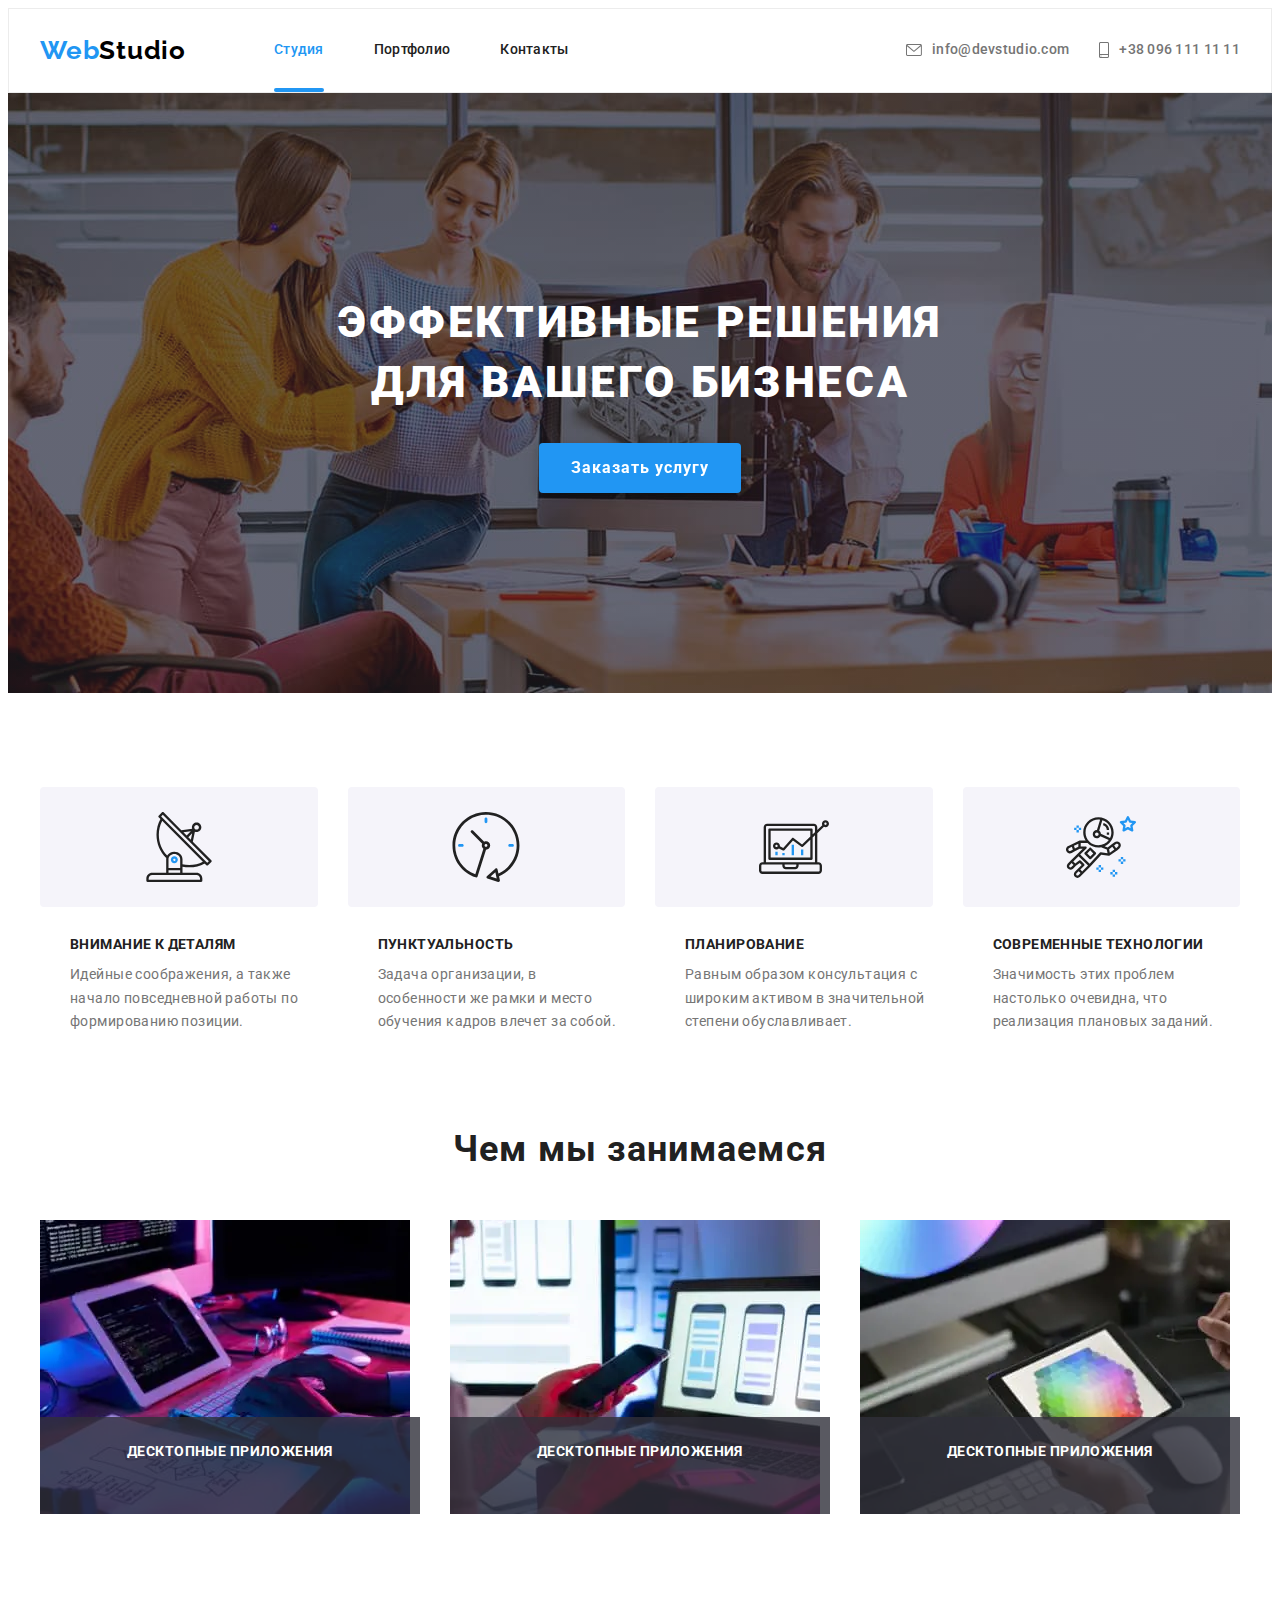
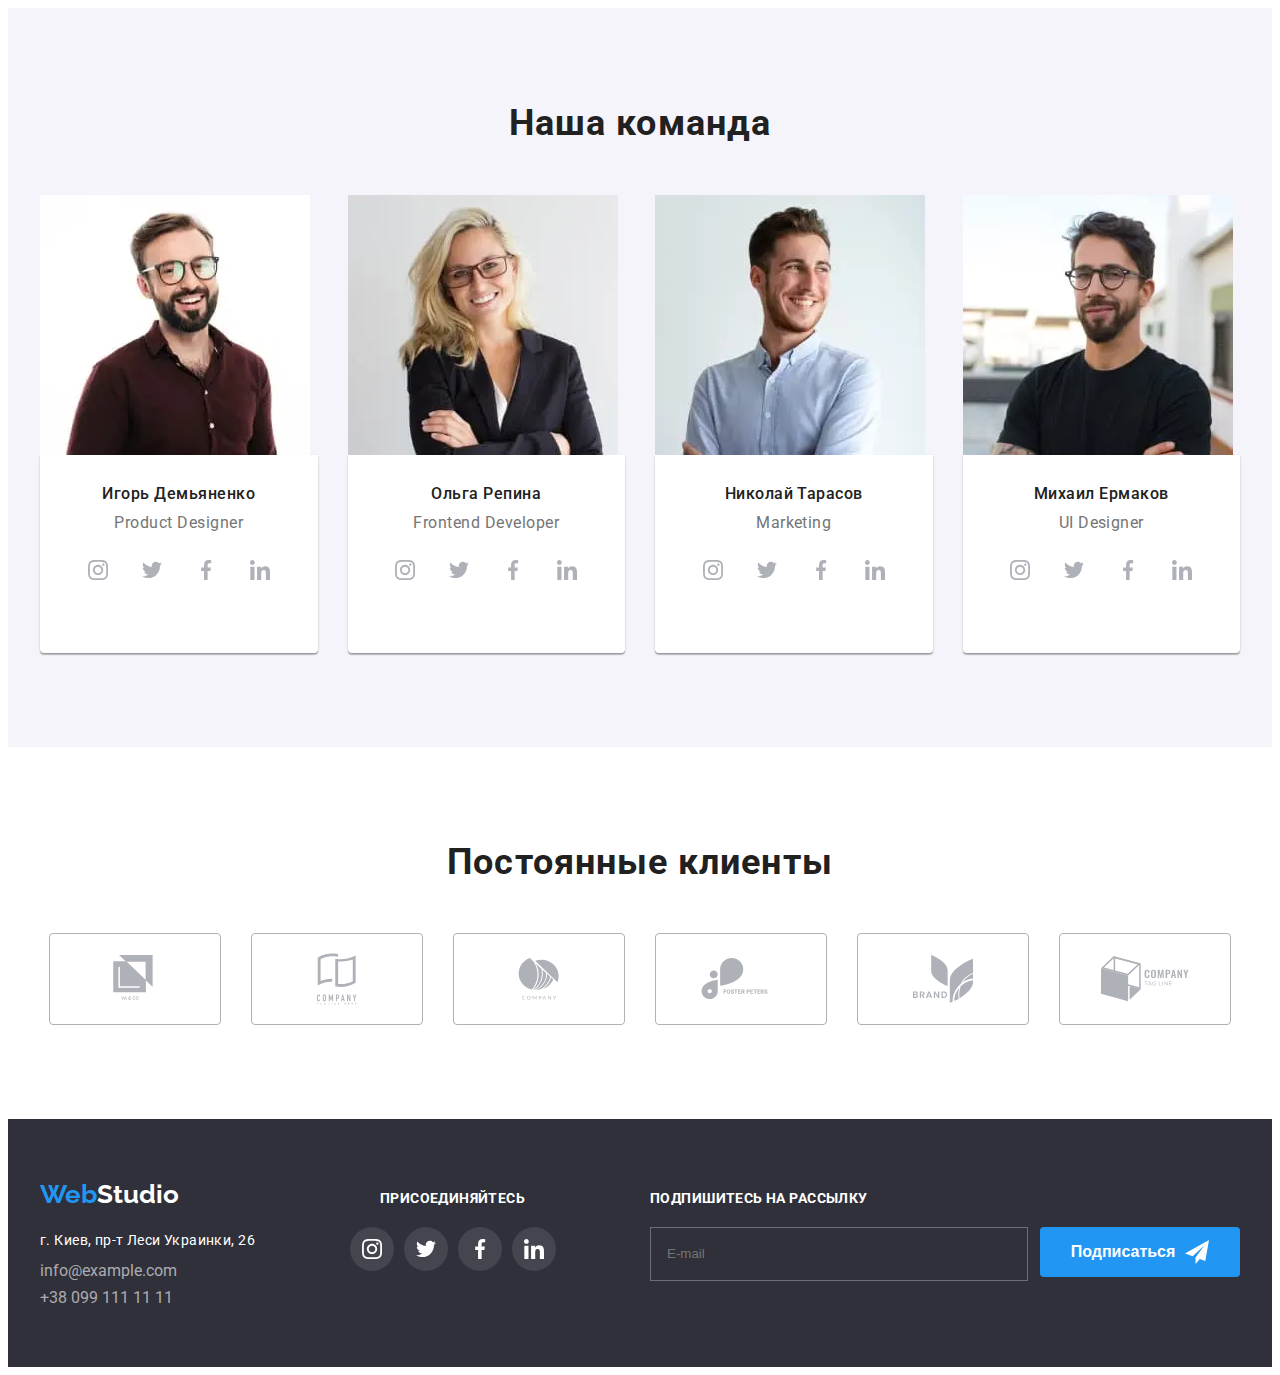
<file: index.html>
<!DOCTYPE html>
<html lang="ru">

<head>
    <meta charset="UTF-8">
    <meta http-equiv="X-UA-Compatible" content="IE=edge">
    <meta name="viewport" content="width=device-width, initial-scale=1.0">
    <title>Студия</title>

    <link rel="preconnect" href="https://fonts.gstatic.com">
    <link
        href="https://fonts.googleapis.com/css2?family=Raleway:wght@700&family=Roboto:wght@400;500;700;900&display=swap"
        rel="stylesheet">

    <link rel="stylesheet" href="https://cdnjs.cloudflare.com/ajax/libs/modern-normalize/1.0.0/modern-normalize.min.css"
        integrity="sha512-ISS7cAi1PEhQ8jnbJpJZMd29NlhNj4AWYyLOSp2CE/CsHxTCu+r+t0D2yoJudVrd0/8fTVPUVDzY5Tvli75u/g=="
        crossorigin="anonymous" />

    <link rel="stylesheet" href="./css/main.min.css">
</head>

<body class="body-front-family">

    <header class="header header-botder">

        <div class="container">
            <nav class="navigation">
                <a class="link navigation-img-logo" href="#" lang="en"><span class="web-blue">Web</span>Studio</a>

                <ul class="list navigation__list">
                    <li class="list navigation__item">
                        <a class="nav__link link text-nav active-page-link" href="./index.html">Студия</a>
                    </li>
                    <li class="list navigation__item">
                        <a class="nav__link link text-nav" href="./portfolio.html">Портфолио</a>
                    </li>
                    <li class="list navigation__item">
                        <a class="nav__link link text-nav" href="#">Контакты</a>
                    </li>
                </ul>
            </nav>
            
                <button type="button" class="button__burger" data-menu-button> 
                    <svg class="button__burger-icon">
                        <use href="./images/icons.svg#burger-icon"></use>
                    </svg>
                </button>

                <ul class="list nav__mail-phone">
    
                    <li class="nav__list-item">
                        <a class="link nav__link navigation__mail" href="mailto:info@devstudio.com">
                            <svg class="navigation__icons-mails">
                                <use href="./images/icons.svg#icon-envelope"></use>
                            </svg>info@devstudio.com</a>
                    </li>
        
                    <li class="nav__list-item">
                        <a class="link nav__link navigation__tel" href="tel:+380961111111">
                            <svg class="navigation__icons-phone">
                                <use href="./images/icons.svg#icon-smartphone"></use>
                            </svg>+38 096 111 11 11</a>
                    </li>
                </ul>
           
        </div>
        <!-- MOBILE MENU-->
        <div class="mobile-menu" data-menu>

            <button type="button" class="mobile-menu__close-btn" data-menu-close>
                <svg class="mobile-menu__close-icon">
                    <use href="./images/icons.svg#close-icon"></use>
                </svg>
            </button>
            
            <ul class="list mobile-menu__list ">
                <li class="mobile-menu__item">
                    <a class="link mobile-menu__link mobile__active-page-link" href="./index.html">Студия</a>
                </li>
                <li class="mobile-menu__item">
                    <a class="link mobile-menu__link" href="./portfolio.html">Портфолио</a>
                </li>
                <li class="mobile-menu__item">
                    <a class="link mobile-menu__link" href="#">Контакты</a>
                </li>
            </ul>

            <ul class="mobile-menu-contact__list">
                <li class="list mobile-menu-contact__item">
                    <a class="link mobile-menu-contact__phone" href="tel:+380961111111">+38 096 111 11 11</a>
                </li>
                <li class="list mobile-menu-contact__item">
                    <a class="link mobile-menu-contact__email" href="mailto:info@devstudio.com">info@devstudio.com</a>
                </li>
            </ul>

            <ul class="list mobile-menu-social__list">
                <li class="mobile-menu-social__item">
                    <a class="link mobile-menu-social__links" href="#">Instagram</a>
                </li>
                <li class="mobile-menu-social__item">
                    <a class="link mobile-menu-social__links" href="#">Twitter</a>
                </li>
                <li class="mobile-menu-social__item">
                    <a class="link mobile-menu-social__links" href="#">Facebook</a>
                </li>
                <li class="mobile-menu-social__item">
                    <a class="link mobile-menu-social__links" href="#">Linkedin</a>
                </li>
            </ul> 
        </div>
        <!--END MOBILE MENU-->
    </header>

    <!--hero -->
    <main>
        <section class="hero-section">
            <div class="container hero-section__text-center">
                <h1 class="hero-section__text">ЭФФЕКТИВНЫЕ РЕШЕНИЯ ДЛЯ ВАШЕГО БИЗНЕСА</h1>
                <button data-modal-open class="hero-section__button" type="button">Заказать услугу</button>
            </div>

        </section>
        <!--main-->

        <section class="main-section">
             <div class="container">
                
                <h2 class="visually-hidden">Особенности</h2>
                <ul class="list main-section__list">

                    <li class="main-section__item">
                        <div class="main-section__box-icons">
                            <svg class="main-section__icon">
                                <use href="./images/icons.svg#icon-antenna"></use>
                            </svg>
                        </div>

                        <div class="main-section__item">
                            <h3 class="main-section__text-bold">ВНИМАНИЕ К ДЕТАЛЯМ</h3>
                            <p class="main-section__text">Идейные соображения, а также начало повседневной работы по
                                формированию позиции.</p>
                        </div>
                    </li>

                    <li class="main-section__item">
                        <div class="main-section__box-icons">
                            <svg class="main-section__icon">
                                <use href="./images/icons.svg#icon-clock"></use>
                            </svg>
                        </div>

                        <div class="main-section__item">
                            <h3 class="main-section__text-bold">ПУНКТУАЛЬНОСТЬ</h3>
                            <p class="main-section__text">Задача организации, в особенности же рамки и место обучения кадров
                                влечет за собой.</p>
                        </div>
                    </li>

                    <li class="main-section__item">
                        <div class="main-section__box-icons">
                            <svg class="main-section__icon">
                                <use href="./images/icons.svg#icon-diagram"></use>
                            </svg>
                        </div>

                        <div class="main-section__item">
                            <h3 class="main-section__text-bold">ПЛАНИРОВАНИЕ</h3>
                            <p class="main-section__text">Равным образом консультация с широким активом в значительной степени
                                обуславливает.</p>
                        </div>
                    </li>

                    <li class="main-section__item">
                        <div class="main-section__box-icons">
                            <svg class="main-section__icon">
                                <use href="./images/icons.svg#icon-astronaut"></use>
                            </svg>
                        </div>

                        <div class="main-section__item">
                            <h3 class="main-section__text-bold">СОВРЕМЕННЫЕ ТЕХНОЛОГИИ</h3>
                            <p class="main-section__text">Значимость этих проблем настолько очевидна, что реализация плановых
                                заданий.</p>
                        </div>
                    </li>

                </ul>
            </div>
        </section>

        <!-- what are we doing--> 
        <section class="about-section">
            <div class="container">
                <h2 class="title-text">Чем мы занимаемся</h2>
                <ul class="list about-section__list">
                    <li class="about-section__item">
                        <picture>
                            <source srcset="./images/desktop/main/box1.webp 1x, 
                            ./images/desktop/main/box1@2x.webp 2x"
                            media="(min-width: 1200px)" type="image/webp">

                            <source srcset="./images/desktop/main/box1.jpg 1x, 
                            ./images/desktop/main/box1@2x.jpg 2x"
                            media="(min-width: 1200px)">
                            <img class="about-section__image"
                            src="./images/desktop/main/box1.jpg"
                            alt="программист пишет код">
                        </picture>
                        <div class="about-section__application">Десктопные приложения</div>
                    </li>

                    <li class="about-section__item">
                        <picture>
                            <source srcset="./images/desktop/main/box2.webp 1x, 
                            ./images/desktop/main/box2@2x.webp 2x"
                            media="(min-width: 1200px)" type="image/webp">

                            <source srcset="./images/desktop/main/box2.jpg 1x, 
                            ./images/desktop/main/box2@2x.jpg 2x"
                            media="(min-width: 1200px)">
                            <img class="about-section__image"
                            src="./images/desktop/main/box2.jpg"
                            alt="человек проверяет работу программы на телефоне">
                        </picture>
                        <div class="about-section__application">Десктопные приложения</div>
                    </li>

                    <li class="about-section__item">
                        <picture>
                            <source srcset="./images/desktop/main/box3.webp 1x, 
                            ./images/desktop/main/box3@2x.webp 2x" 
                            media="(min-width: 1200px)" type="image/webp">

                            <source srcset="./images/desktop/main/box3.jpg 1x, 
                            ./images/desktop/main/box3@2x.jpg 2x"
                            media="(min-width: 1200px)">
                            <img class="about-section__image"
                            src="./images/desktop/main/box3.jpg"
                            alt="человек выбирает цвет">
                        </picture>
                        <div class="about-section__application">Десктопные приложения</div>
                    </li>
                </ul>
            </div>
        </section>
        <!--our team -->

        <section class="social-section">
            <div class="container">

                <h2 class="title-text">Наша команда</h2>
                <ul class="social-section__list list">

                    <li class="social-section__team">
                        <div class="social-section__box-shadow">
                            <picture class="picture__item">
                                <source srcset="./images/desktop/team/human1.webp 1x, 
                                ./images/desktop/team/human1@2x.webp 2x"
                                media="(min-width: 1200px)" type="image/webp">
    
                                <source srcset="./images/desktop/team/human1.jpg 1x, 
                                ./images/desktop/team/human1@2x.jpg 2x"
                                media="(min-width: 1200px)">

                                <source srcset="./images/tablet/team/human1.webp 1x, 
                                ./images/desktop/team/human1@2x.webp 2x"
                                media="(min-width: 768px)" type="image/webp">
    
                                <source srcset="./images/tablet/team/human1.jpg 1x, 
                                ./images/desktop/team/human1@2x.jpg 2x"
                                media="(min-width: 768px)">

                                <source srcset="./images/mobile/team/human1.webp 1x, 
                                ./images/desktop/team/human1@2x.webp 2x"
                                media="(min-width: 480px)" type="image/webp">
    
                                <source srcset="./images/mobile/team/human1.jpg 1x, 
                                ./images/desktop/team/human1@2x.jpg 2x"
                                media="(min-width: 480px)">

                                <img class="about-section__image"
                                src="./images/mobile/team/human1.jpg"
                                alt="Игорь Демьяненко">
                            </picture>
                            <div class="social-box__cards">
                                <h3 class="social-box__cards-text">Игорь Демьяненко</h3>
                                <p class="social-box__cards-profession" lang="en">Product Designer</p>

                            <ul class="list social-network__list social-network__theme">
                            
                                <li class="social-links__list list">
                                    <a class="social-links__item link" href="#">
                                        <div class="social-icon-border">
                                            <svg class="social-links__icon">
                                                <use href="./images/icons.svg#icon-instagram"></use>
                                            </svg>
                                        </div>
                                    </a>
                                </li>
                            
                                <li class="social-links__list list">
                                    <a class="social-links__item link" href="#">
                                        <div class="social-icon-border">
                                            <svg class="social-links__icon">
                                                <use href="./images/icons.svg#icon-twitter"></use>
                                            </svg>
                                        </div>
                                    </a>
                                </li>
                            
                                <li class="social-links__list list">
                                    <a class="social-links__item link" href="#">
                                        <div class="social-icon-border">
                                            <svg class="social-links__icon">
                                                <use href="./images/icons.svg#icon-facebook"></use>
                                            </svg>
                                        </div>
                                        
                                    </a>
                                </li>
                            
                                <li class="social-links__list list">
                                    <a class="social-links__item link" href="#">
                                        <div class="social-icon-border">
                                            <svg class="social-links__icon">
                                                <use href="./images/icons.svg#icon-linkedin"></use>
                                            </svg>
                                        </div>
                                    </a>
                                </li>
                            </ul>

                            </div>
                        </div>
                    </li>

                    <li class="social-section__team">
                        <div class="social-section__box-shadow">

                            <picture class="picture__item">
                                <source srcset="./images/desktop/team/human2.webp 1x, 
                                ./images/desktop/team/human2@2x.webp 2x"
                                media="(min-width: 1200px)" type="image/webp">
    
                                <source srcset="./images/desktop/team/human2.jpg 1x, 
                                ./images/desktop/team/human2@2x.jpg 2x"
                                media="(min-width: 1200px)">

                                <source srcset="./images/tablet/team/human2.webp 1x, 
                                ./images/desktop/team/human2@2x.webp 2x"
                                media="(min-width: 768px)" type="image/webp">
    
                                <source srcset="./images/tablet/team/human2.jpg 1x, 
                                ./images/desktop/team/human2@2x.jpg 2x"
                                media="(min-width: 768px)">

                                <source srcset="./images/mobile/team/human2.webp 1x, 
                                ./images/desktop/team/human2@2x.webp 2x"
                                media="(min-width: 480px)" type="image/webp">
    
                                <source srcset="./images/mobile/team/human2.jpg 1x, 
                                ./images/desktop/team/human2@2x.jpg 2x"
                                media="(min-width: 480px)">

                                <img class="about-section__image"
                                src="./images/mobile/team/human2.jpg"
                                alt="Ольга Репина">
                            </picture>
                            <div class="social-box__cards">
                                <h3 class="social-box__cards-text">Ольга Репина</h3>
                                <p class="social-box__cards-profession" lang="en">Frontend Developer</p>

                            <ul class="list social-network__list social-network__theme">
                            
                                <li class="social-links__list list">
                                    <a class="social-links__item list" href="#">
                                        <div class="social-icon-border">
                                            <svg class="social-links__icon">
                                                <use href="./images/icons.svg#icon-instagram"></use>
                                            </svg>
                                        </div>
                                    </a>
                                </li>
                            
                                <li class="social-links__list list">
                                    <a class="social-links__item link" href="#">
                                        <div class="social-icon-border">
                                            <svg class="social-links__icon">
                                                <use href="./images/icons.svg#icon-twitter"></use>
                                            </svg>
                                        </div>
                            
                                    </a>
                                </li>
                            
                                <li class="social-links__list list">
                                    <a class="social-links__item list" href="#">
                                        <div class="social-icon-border">
                                            <svg class="social-links__icon">
                                                <use href="./images/icons.svg#icon-facebook"></use>
                                            </svg>
                                        </div>
                            
                                    </a>
                                </li>
                            
                                <li class="social-links__list list">
                                    <a class="social-links__item list" href="#">
                                        <div class="social-icon-border">
                                            <svg class="social-links__icon">
                                                <use href="./images/icons.svg#icon-linkedin"></use>
                                            </svg>
                                        </div>
                                    </a>
                                </li>
                            </ul>

                            </div>
                        </div>
                    </li>

                    <li class="social-section__team">
                        <div class="social-section__box-shadow">

                            <picture class="picture__item">
                                <source srcset="./images/desktop/team/human3.webp 1x, 
                                ./images/desktop/team/human3@2x.webp 2x"
                                media="(min-width: 1200px)" type="image/webp">
    
                                <source srcset="./images/desktop/team/human3.jpg 1x, 
                                ./images/desktop/team/human3@2x.jpg 2x"
                                media="(min-width: 1200px)">

                                <source srcset="./images/tablet/team/human3.webp 1x, 
                                ./images/desktop/team/human3@2x.webp 2x"
                                media="(min-width: 768px)" type="image/webp">
    
                                <source srcset="./images/tablet/team/human3.jpg 1x, 
                                ./images/desktop/team/human3@2x.jpg 2x"
                                media="(min-width: 768px)">

                                <source srcset="./images/mobile/team/human3.webp 1x, 
                                ./images/desktop/team/human3@2x.webp 2x"
                                media="(min-width: 480px)" type="image/webp">
    
                                <source srcset="./images/mobile/team/human3.jpg 1x, 
                                ./images/desktop/team/human3@2x.jpg 2x"
                                media="(min-width: 480px)">

                                <img class="about-section__image"
                                src="./images/mobile/team/human3.jpg"
                                alt="Николай Тарасов">
                            </picture>
                            <div class="social-box__cards">
                                <h3 class="social-box__cards-text">Николай Тарасов</h3>
                                <p class="social-box__cards-profession" lang="en">Marketing</p>

                            <ul class="list social-network__list social-network__theme">
                            
                                <li class="social-links__list list">
                                    <a class="social-links__item list" href="#">
                                        <div class="social-icon-border">
                                            <svg class="social-links__icon">
                                                <use href="./images/icons.svg#icon-instagram"></use>
                                            </svg>
                                        </div>
                                    </a>
                                </li>
                            
                                <li class="social-links__list list">
                                    <a class="social-links__item link" href="#">
                                        <div class="social-icon-border">
                                            <svg class="social-links__icon">
                                                <use href="./images/icons.svg#icon-twitter"></use>
                                            </svg>
                                        </div>
                                    </a>
                                </li>
                            
                                <li class="social-links__list list">
                                    <a class="social-links__item list" href="#">
                                        <div class="social-icon-border">
                                            <svg class="social-links__icon">
                                                <use href="./images/icons.svg#icon-facebook"></use>
                                            </svg>
                                        </div>
                            
                                    </a>
                                </li>
                            
                                <li class="social-links__list list">
                                    <a class="social-links__item list" href="#">
                                        <div class="social-icon-border">
                                            <svg class="social-links__icon">
                                                <use href="./images/icons.svg#icon-linkedin"></use>
                                            </svg>
                                        </div>
                                    </a>
                                </li>
                            </ul>

                            </div>
                        </div>
                    </li>

                    <li class="social-section__team">
                        <div class="social-section__box-shadow">

                            <picture class="picture__item">
                                <source srcset="./images/desktop/team/human4.webp 1x, 
                                ./images/desktop/team/human4@2x.webp 2x"
                                media="(min-width: 1200px)" type="image/webp">
    
                                <source srcset="./images/desktop/team/human4.jpg 1x, 
                                ./images/desktop/team/human4@2x.jpg 2x"
                                media="(min-width: 1200px)">

                                <source srcset="./images/tablet/team/human4.webp 1x, 
                                ./images/desktop/team/human4@2x.webp 2x"
                                media="(min-width: 768px)" type="image/webp">
    
                                <source srcset="./images/tablet/team/human4.jpg 1x, 
                                ./images/desktop/team/human4@2x.jpg 2x"
                                media="(min-width: 768px)">

                                <source srcset="./images/mobile/team/human4.webp 1x, 
                                ./images/desktop/team/human4@2x.webp 2x"
                                media="(min-width: 480px)" type="image/webp">
    
                                <source srcset="./images/mobile/team/human4.jpg 1x, 
                                ./images/desktop/team/human4@2x.jpg 2x"
                                media="(min-width: 480px)">

                                <img class="about-section__image"
                                src="./images/mobile/team/human4.jpg"
                                alt="Михаил Ермаков">
                            </picture>
                            <div class="social-box__cards">
                                <h3 class="social-box__cards-text">Михаил Ермаков</h3>
                                <p class="social-box__cards-profession" lang="en">UI Designer</p>
                                
                            <ul class="list social-network__list social-network__theme">
                            
                                <li class="social-links__list list">
                                    <a class="social-links__item list" href="#">
                                        <div class="social-icon-border">
                                            <svg class="social-links__icon">
                                                <use href="./images/icons.svg#icon-instagram"></use>
                                            </svg>
                                        </div>
                                    </a>
                                </li>
                            
                                <li class="social-links__list list">
                                    <a class="social-links__item link" href="#">
                                        <div class="social-icon-border">
                                            <svg class="social-links__icon">
                                                <use href="./images/icons.svg#icon-twitter"></use>
                                            </svg>
                                        </div>
                                    </a>
                                </li>
                            
                                <li class="social-links__list list">
                                    <a class="social-links__item list" href="#">
                                        <div class="social-icon-border">
                                            <svg class="social-links__icon">
                                                <use href="./images/icons.svg#icon-facebook"></use>
                                            </svg>
                                        </div>
                            
                                    </a>
                                </li>
                            
                                <li class="social-links__list list">
                                    <a class="social-links__item list" href="#">
                                        <div class="social-icon-border">
                                            <svg class="social-links__icon">
                                                <use href="./images/icons.svg#icon-linkedin"></use>
                                            </svg>
                                        </div>
                                    </a>
                                </li>
                            </ul>

                            </div>
                        </div>

                    </li>
                </ul>
            </div>
        </section>

</section>
<section class="partners">
    <div class="container">
        <h2 lang="ru" class="title-text">Постоянные клиенты</h2>
        <ul class="partners__list list">
            <li class="partners__items list">
                <a href="#" class="partners__link">
                    <div class="partners__thumb">
                        <svg class="partner__logo" width="44px" height="48px">
                            <use href="./images/icons.svg#icon-logo-1"></use>
                        </svg>
                    </div>
                </a>
            </li>
            <li class="partners__items list">
                <a href="#" class="partners__link">
                    <div class="partners__thumb">
                        <svg class="partner__logo" width="40px" height="52px">
                            <use href="./images/icons.svg#icon-logo-2"></use>
                        </svg>
                    </div>
                </a>
            </li>
            <li class="partners__items list">
                <a href="#" class="partners__link">
                    <div class="partners__thumb">
                        <svg class="partner__logo" width="42" height="42px">
                            <use href="./images/icons.svg#icon-logo-3"></use>
                        </svg>
                    </div>
                </a>
            </li>
            <li class="partners__items list">
                <a href="#" class="partners__link">
                    <div class="partners__thumb">
                        <svg class="partner__logo" width="80px" height="42px">
                            <use href="./images/icons.svg#icon-logo-4"></use>
                        </svg>
                    </div>
                </a>
            </li>
            <li class="partners__items list">
                <a href="#" class="partners__link">
                    <div class="partners__thumb">
                        <svg class="partner__logo" width="60px" height="48px">
                            <use href="./images/icons.svg#icon-logo-5"></use>
                        </svg>
                    </div>
                </a>
            </li>
            <li class="partners__items list">
                <a href="#" class="partners__link">
                    <div class="partners__thumb">
                        <svg class="partner__logo" width="88px" height="46px">
                            <use href="./images/icons.svg#icon-logo-6"></use>
                        </svg>
                    </div>
                </a>
            </li>
        </ul>
    </div>
</section>

    </main>

    <footer class="footer">
        <div class="container footer__container"> 
            <!-- Address= -->
             <div class="footer__address">
                <a class="link footer__logo" href="" lang="en"><span class="web-blue">Web</span>Studio</a>
                <address class="address">
                    <a class="link address__link" href="https://goo.gl/maps/PvqXVyYTA6ARjGgU8" target="_blank" rel="noopener noreferrer">г. Киев, пр-т Леси Украинки, 26</a>
                    <ul class="list">
                        <li class="address__margin">
                            <a class="link address__tel-mail" href="mailto:info@example.com">info@example.com</a>
                        </li>
                        <li>
                            <a class="link address__tel-mail" href="tel:+380991111111">+38 099 111 11 11</a>
                        </li>
                    </ul>
                </address>
            </div> 
            <div class="footer__social">
                <p class="footer__text">Присоединяйтесь</p>

                <ul class="list social-network__list social-network__theme">
                
                    <li class="social-links__list list">
                        <a class="footer-social__links list" href="#">
                            <div class="social-icon-border">
                                <svg class="footer-social__icon">
                                    <use href="./images/icons.svg#icon-instagram"></use>
                                </svg>
                            </div>
                        </a>
                    </li>
                
                    <li class="social-links__list list">
                        <a class="footer-social__links link" href="#">
                            <div class="social-icon-border">
                                <svg class="footer-social__icon">
                                    <use href="./images/icons.svg#icon-twitter"></use>
                                </svg>
                            </div>
                        </a>
                    </li>
                
                    <li class="social-links__list list">
                        <a class="footer-social__links list" href="#">
                            <div class="social-icon-border">
                                <svg class="footer-social__icon">
                                    <use href="./images/icons.svg#icon-facebook"></use>
                                </svg>
                            </div>
                        </a>
                    </li>
                
                    <li class="social-links__list list">
                        <a class="footer-social__links list" href="#">
                            <div class="social-icon-border">
                                <svg class="footer-social__icon">
                                    <use href="./images/icons.svg#icon-linkedin"></use>
                                </svg>
                            </div>
                        </a>
                    </li>
                </ul>
            </div>

                <div class="footer-window">
                <p class="subscription__text">Подпишитесь на рассылку</p>
                     <form class="subscription__form" action="#">
                       <input class="subscription__email" type="email" name="user-mail" placeholder="E-mail">
                       <button class="button-footer" type="submit">Подписаться
                         <svg class="footer-wraper-icon-button">
                           <use href="./images/icons.svg#icon-ft-telegram"></use>
                         </svg>
                       </button>
                     </form>
                </div>
        </div> 
       
  </footer>

    <!-------- modal window -------->
    <div data-modal class="container backdrop is-hidden">
        <div class="modal">
            <button data-modal-close class="close-button-wrap" type="button">
                <svg class="modal-button-close">
                    <use href="./images/icons.svg#close-black-x"></use>
                </svg>
            </button>
            <form action="#" class="modal-form">
                <b class="modal-form-text">Оставьте свои данные, мы вам перезвоним</b>
                
                <label class="modal-form-field">
                    <p class="modal-form-text-label">Имя</p>
                    <span class="modal-form-imput-wrapper">
                        <input type="text" name="user-name" class="modal-form-input" required minlength="2">
                        <svg class="modal-from-icon">
                            <use href="./images/icons.svg#svg-name"></use>
                        </svg>
                    </span>
                </label>
                 
                <label class="modal-form-field">
                    <p class="modal-form-text-label">Телефон</p>
                    <span class="modal-form-imput-wrapper">
                        <input type="tel" name="user-tel" class="modal-form-input" required pattern="[0-9]{3}-[0-9]{3}[0-9]{2}[0-9]{2}"
                            title="099-999-99-99">
                        <svg class="modal-from-icon">
                            <use href="./images/icons.svg#svg-tel"></use>
                        </svg>
                    </span>
                </label>

                <label class="modal-form-field">
                    <p class="modal-form-text-label">Почта</p>
                    <span class="modal-form-imput-wrapper">
                        <input type="email" name="user-email" class="modal-form-input" required>
                        <svg class="modal-from-icon">
                            <use href="./images/icons.svg#svg-email"></use>
                        </svg>
                    </span>
                    
                </label>

                <label class="modal-form-field">
                    <p class="modal-form-text-label">Комментарий</p>
                    <textarea name="user-massage" class="modal-form-message" placeholder="Введите текст"></textarea>
                </label>

                    <input type="checkbox" id="user-term" name="user-term" class="contacts-form-box visually-hidden">
                     <label for="user-term" class="modal-text-span">
                     Соглашаюсь с рассылкой и принимаю<a href="#">
                    <span class="text-span">Условия до говора</span>
                </a></label>

                <button type="submit" class="modal-form-btn">Отправить</button>
            </form>
        </div>
    </div>
   <!-- ------ java scripts ------ -->
   <!-- <script src="./js/filter.js"></script> -->

    <script src="./js/modal.js"></script>
    <script src="./js/mobile-menu.js"></script>

</body>

</html>
</file>
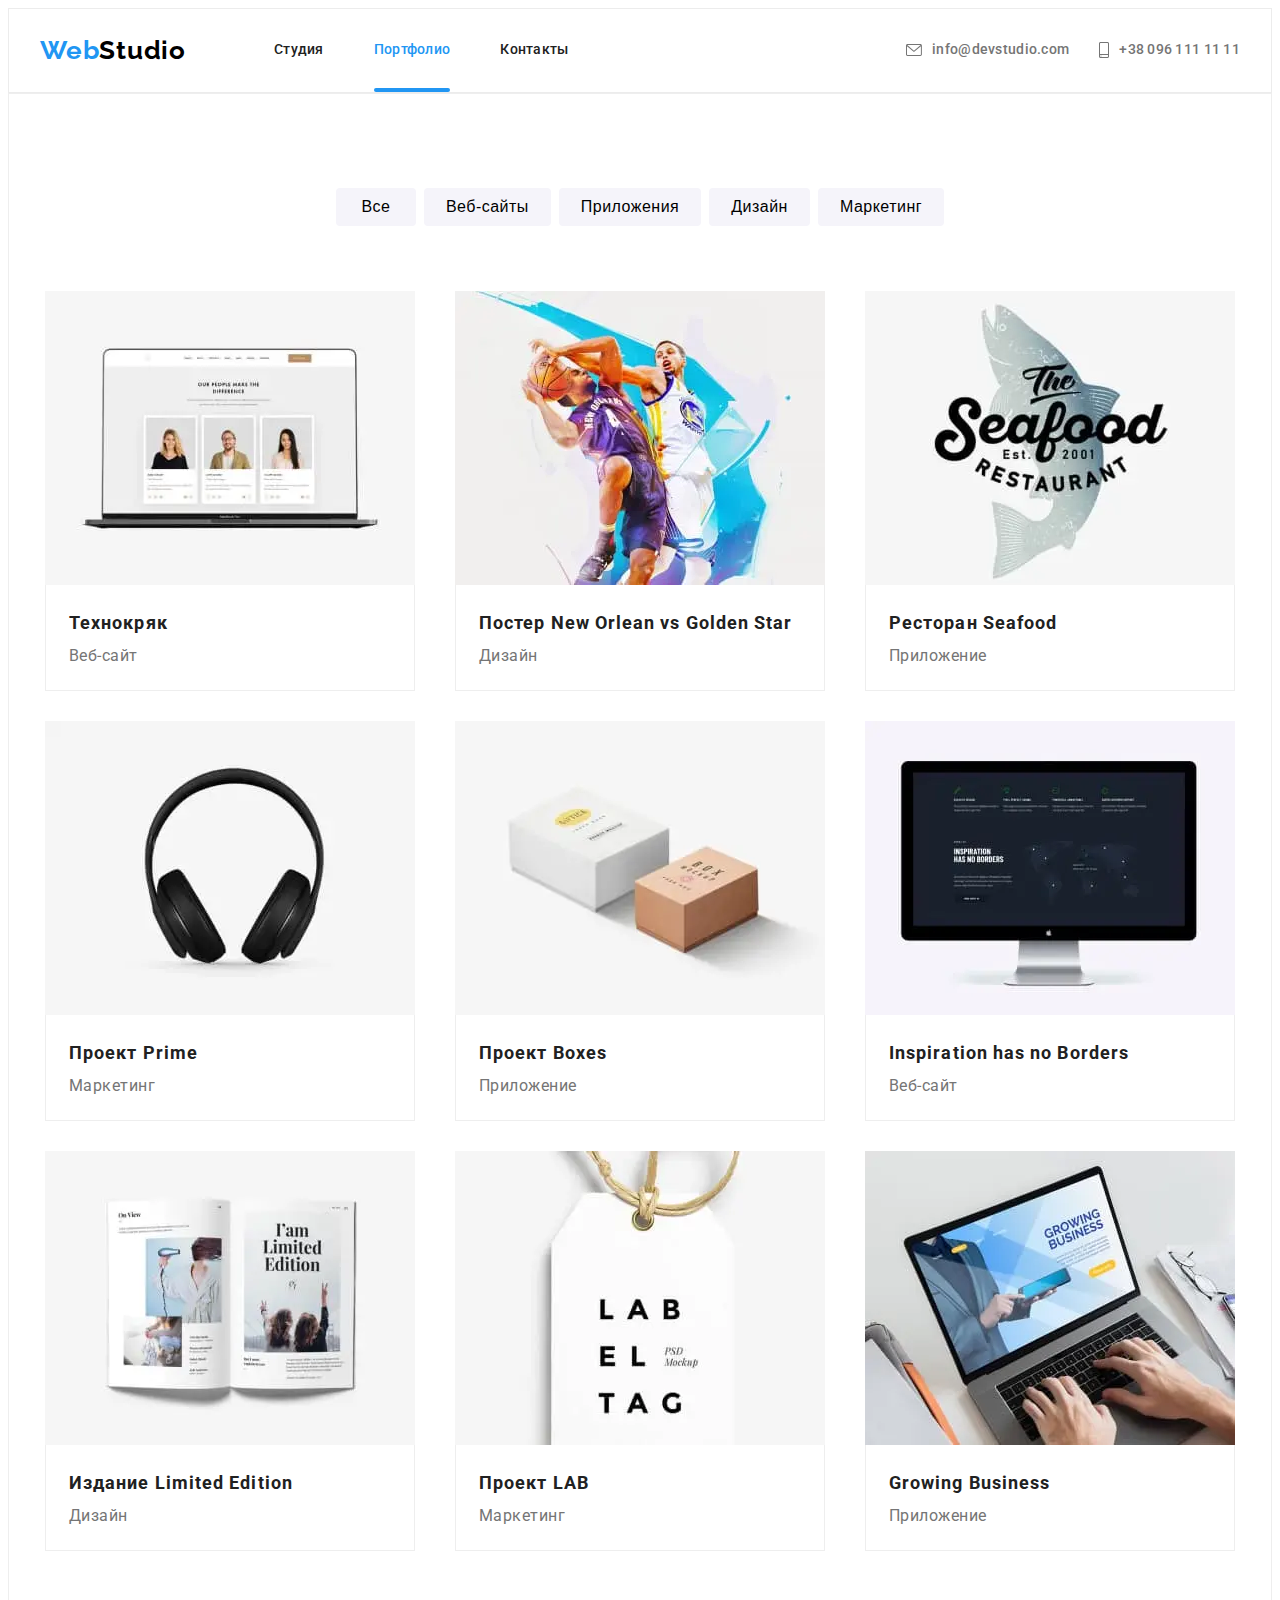
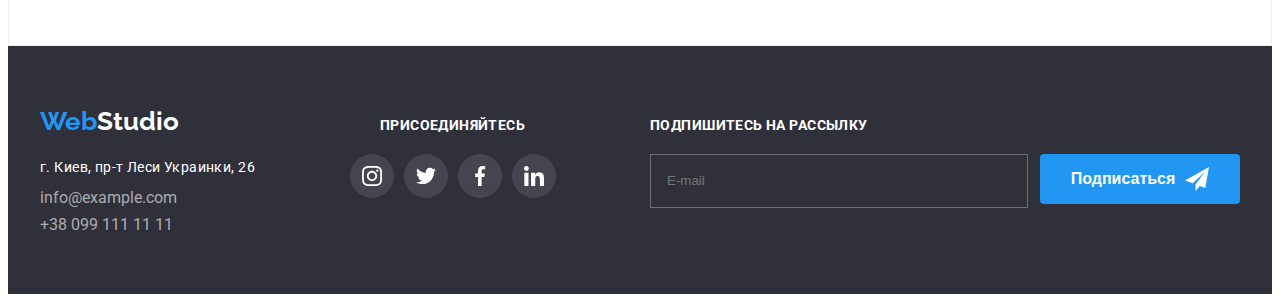
<file: portfolio.html>
<!DOCTYPE html>
<html lang="ru">

<head>
    <meta charset="UTF-8">
    <meta http-equiv="X-UA-Compatible" content="IE=edge">
    <meta name="viewport" content="width=device-width, initial-scale=1.0">
    <title>Портфолио</title>

    <link rel="preconnect" href="https://fonts.gstatic.com">
    <link
        href="https://fonts.googleapis.com/css2?family=Raleway:wght@700&family=Roboto:wght@400;500;700;900&display=swap"
        rel="stylesheet">

    <link rel="stylesheet" href="https://cdnjs.cloudflare.com/ajax/libs/modern-normalize/1.0.0/modern-normalize.min.css"
        integrity="sha512-ISS7cAi1PEhQ8jnbJpJZMd29NlhNj4AWYyLOSp2CE/CsHxTCu+r+t0D2yoJudVrd0/8fTVPUVDzY5Tvli75u/g=="
        crossorigin="anonymous" />

    <link rel="stylesheet" href="./css/main.min.css">
</head>

<body class="body-front-family">
    <header class="header header-botder">

        <div class="container">
            <nav class="navigation">
                <a class="link navigation-img-logo" href="#" lang="en"><span class="web-blue">Web</span>Studio</a>

                <ul class="list navigation__list">
                    <li class="list navigation__item">
                        <a class="nav__link link text-nav" href="./index.html">Студия</a>
                    </li>
                    <li class="list navigation__item">
                        <a class="nav__link link text-nav active-page-link" href="./portfolio.html">Портфолио</a>
                    </li>
                    <li class="list navigation__item">
                        <a class="nav__link link text-nav" href="#">Контакты</a>
                    </li>
                </ul>
            </nav>
            
                <button type="button" class="button__burger" data-menu-button> 
                    <svg class="button__burger-icon">
                        <use href="./images/icons.svg#burger-icon"></use>
                    </svg>
                </button>

                <ul class="list nav__mail-phone">
    
                    <li class="nav__list-item">
                        <a class="link nav__link navigation__mail" href="mailto:info@devstudio.com">
                            <svg class="navigation__icons-mails">
                                <use href="./images/icons.svg#icon-envelope"></use>
                            </svg>info@devstudio.com</a>
                    </li>
        
                    <li class="nav__list-item">
                        <a class="link nav__link navigation__tel" href="tel:+380961111111">
                            <svg class="navigation__icons-phone">
                                <use href="./images/icons.svg#icon-smartphone"></use>
                            </svg>+38 096 111 11 11</a>
                    </li>
                </ul>
           
        </div>
        <!-- MOBILE MENU-->
        <div class="mobile-menu" data-menu>

            <button type="button" class="mobile-menu__close-btn" data-menu-close>
                <svg class="mobile-menu__close-icon">
                    <use href="./images/icons.svg#close-icon"></use>
                </svg>
            </button>
            
            <ul class="list mobile-menu__list ">
                <li class="mobile-menu__item">
                    <a class="link mobile-menu__link" href="./index.html">Студия</a>
                </li>
                <li class="mobile-menu__item">
                    <a class="link mobile-menu__link mobile__active-page-link" href="./portfolio.html">Портфолио</a>
                </li>
                <li class="mobile-menu__item">
                    <a class="link mobile-menu__link" href="#">Контакты</a>
                </li>
            </ul>

            <ul class="mobile-menu-contact__list">
                <li class="list mobile-menu-contact__item">
                    <a class="link mobile-menu-contact__phone" href="tel:+380961111111">+38 096 111 11 11</a>
                </li>
                <li class="list mobile-menu-contact__item">
                    <a class="link mobile-menu-contact__email" href="mailto:info@devstudio.com">info@devstudio.com</a>
                </li>
            </ul>

            <ul class="list mobile-menu-social__list">
                <li class="mobile-menu-social__item">
                    <a class="link mobile-menu-social__links" href="#">Instagram</a>
                </li>
                <li class="mobile-menu-social__item">
                    <a class="link mobile-menu-social__links" href="#">Twitter</a>
                </li>
                <li class="mobile-menu-social__item">
                    <a class="link mobile-menu-social__links" href="#">Facebook</a>
                </li>
                <li class="mobile-menu-social__item">
                    <a class="link mobile-menu-social__links" href="#">Linkedin</a>
                </li>
            </ul> 
        </div>
        <!--END MOBILE MENU-->
    </header>

    <!--hero-->
    <main>
        <section class="portfolio-section">
            <div class="portfolio-nav container">
                <h1 class="visually-hidden">Portfolio</h1>
                <ul class="list portfolio-nav__list">
                    <li class="list portfolio__item ">
                        <button class="button-style button__portfolio button__portfolio-all" data-filter="all">Все</button>
                    </li>
                    <li class="list portfolio__item">
                        <button class="button-style button__portfolio button__portfolio-web" data-filter="web">Веб-сайты</button>
                    </li>
                    <li class="list portfolio__item">
                        <button class="button-style button__portfolio button__portfolio-app" data-filter="app">Приложения</button>
                    </li>
                    <li class="list portfolio__item">
                        <button class="button-style button__portfolio button__portfolio-design" data-filter="design">Дизайн</button>
                    </li>
                    <li class="list portfolio__item">
                        <button class="button-style button__portfolio button__portfolio-marketing" data-filter="marketing">Маркетинг</button>
                    </li>
                </ul>
            </div>

            <!--body images-->
            <div class="container">
                <ul class="list portfolio-img" id="items">

                    <li class="portfolio-photos portfolio-photos-shadows all web">
                        <a href="#" class="team-list-link-wrapper link">
                        <div class="portfolio-img-overley">

                            <picture class="picture__item">
                                <source srcset="./images/desktop/portfolio/pf-img1.webp 1x, 
                                ./images/desktop/portfolio/pf-img1@2x.webp 2x"
                                media="(min-width: 1200px)" type="image/webp">
    
                                <source srcset="./images/desktop/portfolio/pf-img1.jpg 1x, 
                                ./images/desktop/portfolio/pf-img1@2x.jpg 2x"
                                media="(min-width: 1200px)">

                                <source srcset="./images/tablet/portfolio/pf-img1.webp 1x, 
                                ./images/desktop/portfolio/pf-img1@2x.webp 2x"
                                media="(min-width: 768px)" type="image/webp">
    
                                <source srcset="./images/tablet/portfolio/pf-img1.jpg 1x, 
                                ./images/desktop/portfolio/pf-img1@2x.jpg 2x"
                                media="(min-width: 768px)">

                                <source srcset="./images/mobile/portfolio/pf-img1.webp 1x, 
                                ./images/desktop/portfolio/pf-img1@2x.webp 2x"
                                media="(min-width: 480px)" type="image/webp">
    
                                <source srcset="./images/mobile/portfolio/pf-img1.jpg 1x, 
                                ./images/desktop/portfolio/pf-img1@2x.jpg 2x"
                                media="(min-width: 480px)">

                                <img class="about-section__image"
                                src="./images/mobile/portfolio/pf-img1.jpg"
                                alt="ноутбук">
                            </picture>

                            <p class="overlay">Технокряк это современная площадка распространения коронавируса. Компании используют эту платформу для цифрового
                            шпионажа и атак на защищённые сервера конкурентов.</p>
                        </div>
                        <div class="portfolio-padding">
                            <h3 class="portfolio">Технокряк</h3>
                            <p class="portfolio-text">Веб-сайт</p>
                        </div>
                        </a>
                    </li>

                    <li class="portfolio-photos portfolio-photos-shadows all design">
                        <a href="#" class="team-list-link-wrapper link">
                            <div class="portfolio-img-overley">

                                <picture class="picture__item">
                                    <source srcset="./images/desktop/portfolio/pf-img2.webp 1x, 
                                    ./images/desktop/portfolio/pf-img2@2x.webp 2x"
                                    media="(min-width: 1200px)" type="image/webp">
        
                                    <source srcset="./images/desktop/portfolio/pf-img2.jpg 1x, 
                                    ./images/desktop/portfolio/pf-img2@2x.jpg 2x"
                                    media="(min-width: 1200px)">
    
                                    <source srcset="./images/tablet/portfolio/pf-img2.webp 1x, 
                                    ./images/desktop/portfolio/pf-img2@2x.webp 2x"
                                    media="(min-width: 768px)" type="image/webp">
        
                                    <source srcset="./images/tablet/portfolio/pf-img2.jpg 1x, 
                                    ./images/desktop/portfolio/pf-img2@2x.jpg 2x"
                                    media="(min-width: 768px)">
    
                                    <source srcset="./images/mobile/portfolio/pf-img2.webp 1x, 
                                    ./images/desktop/portfolio/pf-img2@2x.webp 2x"
                                    media="(min-width: 480px)" type="image/webp">
        
                                    <source srcset="./images/mobile/portfolio/pf-img2.jpg 1x, 
                                    ./images/desktop/portfolio/pf-img2@2x.jpg 2x"
                                    media="(min-width: 480px)">
    
                                    <img class="about-section__image"
                                    src="./images/mobile/portfolio/pf-img2.jpg"
                                    alt="два человека играют а баскетбол">
                                </picture>

                            <p class="overlay">Технокряк это современная площадка распространения коронавируса. Компании используют эту платформу
                                для цифрового
                                шпионажа и атак на защищённые сервера конкурентов.</p>
                            </div>

                        <div class="portfolio-padding">
                            <h3 class="portfolio">Постер <span lang="en">New Orlean vs Golden Star</span></h3>
                            <p class="portfolio-text">Дизайн</p>
                        </div>
                        </a>
                    </li>

                    <li class="portfolio-photos portfolio-photos-shadows all app">
                        <a href="#" class="team-list-link-wrapper link">
                            <div class="portfolio-img-overley">

                                <picture class="picture__item">
                                    <source srcset="./images/desktop/portfolio/pf-img3.webp 1x, 
                                    ./images/desktop/portfolio/pf-img3@2x.webp 2x"
                                    media="(min-width: 1200px)" type="image/webp">
        
                                    <source srcset="./images/desktop/portfolio/pf-img3.jpg 1x, 
                                    ./images/desktop/portfolio/pf-img3@2x.jpg 2x"
                                    media="(min-width: 1200px)">
    
                                    <source srcset="./images/tablet/portfolio/pf-img3.webp 1x, 
                                    ./images/desktop/portfolio/pf-img3@2x.webp 2x"
                                    media="(min-width: 768px)" type="image/webp">
        
                                    <source srcset="./images/tablet/portfolio/pf-img3.jpg 1x, 
                                    ./images/desktop/portfolio/pf-img3@2x.jpg 2x"
                                    media="(min-width: 768px)">
    
                                    <source srcset="./images/mobile/portfolio/pf-img3.webp 1x, 
                                    ./images/desktop/portfolio/pf-img3@2x.webp 2x"
                                    media="(min-width: 480px)" type="image/webp">
        
                                    <source srcset="./images/mobile/portfolio/pf-img3.jpg 1x, 
                                    ./images/desktop/portfolio/pf-img3@2x.jpg 2x"
                                    media="(min-width: 480px)">
    
                                    <img class="about-section__image"
                                    src="./images/mobile/portfolio/pf-img3.jpg"
                                    alt="логотип фирмы сифуд">
                                </picture>

                            <p class="overlay">Технокряк это современная площадка распространения коронавируса. Компании используют эту платформу
                                для цифрового
                                шпионажа и атак на защищённые сервера конкурентов.</p>
                            </div>

                        <div class="portfolio-padding">
                            <h3 class="portfolio">Ресторан <span lang="en">Seafood</span></h3>
                            <p class="portfolio-text">Приложение</p>
                        </div>
                        </a>
                    </li>

                    <li class="portfolio-photos portfolio-photos-shadows all marketing">
                        <a href="#" class="team-list-link-wrapper link">
                            <div class="portfolio-img-overley">

                                <picture class="picture__item">
                                    <source srcset="./images/desktop/portfolio/pf-img4.webp 1x, 
                                    ./images/desktop/portfolio/pf-img4@2x.webp 2x"
                                    media="(min-width: 1200px)" type="image/webp">
        
                                    <source srcset="./images/desktop/portfolio/pf-img4.jpg 1x, 
                                    ./images/desktop/portfolio/pf-img4@2x.jpg 2x"
                                    media="(min-width: 1200px)">
    
                                    <source srcset="./images/tablet/portfolio/pf-img4.webp 1x, 
                                    ./images/desktop/portfolio/pf-img4@2x.webp 2x"
                                    media="(min-width: 768px)" type="image/webp">
        
                                    <source srcset="./images/tablet/portfolio/pf-img4.jpg 1x, 
                                    ./images/desktop/portfolio/pf-img4@2x.jpg 2x"
                                    media="(min-width: 768px)">
    
                                    <source srcset="./images/mobile/portfolio/pf-img4.webp 1x, 
                                    ./images/desktop/portfolio/pf-img4@2x.webp 2x"
                                    media="(min-width: 480px)" type="image/webp">
        
                                    <source srcset="./images/mobile/portfolio/pf-img4.jpg 1x, 
                                    ./images/desktop/portfolio/pf-img4@2x.jpg 2x"
                                    media="(min-width: 480px)">
    
                                    <img class="about-section__image"
                                    src="./images/mobile/portfolio/pf-img4.jpg"
                                    alt="наушники">
                                </picture>

                            <p class="overlay">Технокряк это современная площадка распространения коронавируса. Компании используют эту платформу
                                для цифрового
                                шпионажа и атак на защищённые сервера конкурентов.</p>
                            </div>

                        <div class="portfolio-padding">
                            <h3 class="portfolio">Проект <span lang="en">Prime</span></h3>
                            <p class="portfolio-text">Маркетинг</p>
                        </div>
                        </a>
                    </li>

                    <li class="portfolio-photos portfolio-photos-shadows all app">
                        <a href="#" class="team-list-link-wrapper link">
                            <div class="portfolio-img-overley">

                                <picture class="picture__item">
                                    <source srcset="./images/desktop/portfolio/pf-img5.webp 1x, 
                                    ./images/desktop/portfolio/pf-img5@2x.webp 2x"
                                    media="(min-width: 1200px)" type="image/webp">
        
                                    <source srcset="./images/desktop/portfolio/pf-img5.jpg 1x, 
                                    ./images/desktop/portfolio/pf-img5@2x.jpg 2x"
                                    media="(min-width: 1200px)">
    
                                    <source srcset="./images/tablet/portfolio/pf-img5.webp 1x, 
                                    ./images/desktop/portfolio/pf-img5@2x.webp 2x"
                                    media="(min-width: 768px)" type="image/webp">
        
                                    <source srcset="./images/tablet/portfolio/pf-img5.jpg 1x, 
                                    ./images/desktop/portfolio/pf-img5@2x.jpg 2x"
                                    media="(min-width: 768px)">
    
                                    <source srcset="./images/mobile/portfolio/pf-img5.webp 1x, 
                                    ./images/desktop/portfolio/pf-img5@2x.webp 2x"
                                    media="(min-width: 480px)" type="image/webp">
        
                                    <source srcset="./images/mobile/portfolio/pf-img5.jpg 1x, 
                                    ./images/desktop/portfolio/pf-img5@2x.jpg 2x"
                                    media="(min-width: 480px)">
    
                                    <img class="about-section__image"
                                    src="./images/mobile/portfolio/pf-img5.jpg"
                                    alt="две коробки">
                                </picture>

                            <p class="overlay">Технокряк это современная площадка распространения коронавируса. Компании используют эту платформу
                                для цифрового
                                шпионажа и атак на защищённые сервера конкурентов.</p>
                            </div>

                        <div class="portfolio-padding">
                            <h3 class="portfolio">Проект <span lang="en">Boxes</span></h3>
                            <p class="portfolio-text">Приложение</p>
                        </div>
                        </a>
                    </li>

                    <li class="portfolio-photos portfolio-photos-shadows all web">
                        <a href="#" class="team-list-link-wrapper link">
                            <div class="portfolio-img-overley">

                                <picture class="picture__item">
                                    <source srcset="./images/desktop/portfolio/pf-img6.webp 1x, 
                                    ./images/desktop/portfolio/pf-img6@2x.webp 2x"
                                    media="(min-width: 1200px)" type="image/webp">
        
                                    <source srcset="./images/desktop/portfolio/pf-img6.jpg 1x, 
                                    ./images/desktop/portfolio/pf-img6@2x.jpg 2x"
                                    media="(min-width: 1200px)">
    
                                    <source srcset="./images/tablet/portfolio/pf-img6.webp 1x, 
                                    ./images/desktop/portfolio/pf-img6@2x.webp 2x"
                                    media="(min-width: 768px)" type="image/webp">
        
                                    <source srcset="./images/tablet/portfolio/pf-img6.jpg 1x, 
                                    ./images/desktop/portfolio/pf-img6@2x.jpg 2x"
                                    media="(min-width: 768px)">
    
                                    <source srcset="./images/mobile/portfolio/pf-img6.webp 1x, 
                                    ./images/desktop/portfolio/pf-img6@2x.webp 2x"
                                    media="(min-width: 480px)" type="image/webp">
        
                                    <source srcset="./images/mobile/portfolio/pf-img6.jpg 1x, 
                                    ./images/desktop/portfolio/pf-img6@2x.jpg 2x"
                                    media="(min-width: 480px)">
    
                                    <img class="about-section__image"
                                    src="./images/mobile/portfolio/pf-img6.jpg"
                                    alt="монитор">
                                </picture>

                            <p class="overlay">Технокряк это современная площадка распространения коронавируса. Компании используют эту платформу
                                для цифрового
                                шпионажа и атак на защищённые сервера конкурентов.</p>
                            </div>

                        <div class="portfolio-padding">
                            <h3 class="portfolio" lang="en">Inspiration has no Borders</h3>
                            <p class="portfolio-text">Веб-сайт</p>
                        </div>
                        </a>
                    </li>

                    <li class="portfolio-photos portfolio-photos-shadows all design">
                        <a href="#" class="team-list-link-wrapper link">
                            <div class="portfolio-img-overley">

                                <picture class="picture__item">
                                    <source srcset="./images/desktop/portfolio/pf-img7.webp 1x, 
                                    ./images/desktop/portfolio/pf-img7@2x.webp 2x"
                                    media="(min-width: 1200px)" type="image/webp">
        
                                    <source srcset="./images/desktop/portfolio/pf-img7.jpg 1x, 
                                    ./images/desktop/portfolio/pf-img7@2x.jpg 2x"
                                    media="(min-width: 1200px)">
    
                                    <source srcset="./images/tablet/portfolio/pf-img7.webp 1x, 
                                    ./images/desktop/portfolio/pf-img7@2x.webp 2x"
                                    media="(min-width: 768px)" type="image/webp">
        
                                    <source srcset="./images/tablet/portfolio/pf-img7.jpg 1x, 
                                    ./images/desktop/portfolio/pf-img7@2x.jpg 2x"
                                    media="(min-width: 768px)">
    
                                    <source srcset="./images/mobile/portfolio/pf-img7.webp 1x, 
                                    ./images/desktop/portfolio/pf-img7@2x.webp 2x"
                                    media="(min-width: 480px)" type="image/webp">
        
                                    <source srcset="./images/mobile/portfolio/pf-img7.jpg 1x, 
                                    ./images/desktop/portfolio/pf-img7@2x.jpg 2x"
                                    media="(min-width: 480px)">
    
                                    <img class="about-section__image"
                                    src="./images/mobile/portfolio/pf-img7.jpg"
                                    alt="открытая книга">
                                </picture>

                            <p class="overlay">Технокряк это современная площадка распространения коронавируса. Компании используют эту платформу
                                для цифрового
                                шпионажа и атак на защищённые сервера конкурентов.</p>
                            </div>

                        <div class="portfolio-padding">
                            <h3 class="portfolio">Издание <span lang="en">Limited Edition</span></h3>
                            <p class="portfolio-text">Дизайн</p>
                        </div>
                        </a>
                    </li>

                    <li class="portfolio-photos portfolio-photos-shadows all marketing">
                        <a href="#" class="team-list-link-wrapper link">
                            <div class="portfolio-img-overley">

                                <picture class="picture__item">
                                    <source srcset="./images/desktop/portfolio/pf-img8.webp 1x, 
                                    ./images/desktop/portfolio/pf-img8@2x.webp 2x"
                                    media="(min-width: 1200px)" type="image/webp">
        
                                    <source srcset="./images/desktop/portfolio/pf-img8.jpg 1x, 
                                    ./images/desktop/portfolio/pf-img8@2x.jpg 2x"
                                    media="(min-width: 1200px)">
    
                                    <source srcset="./images/tablet/portfolio/pf-img8.webp 1x, 
                                    ./images/desktop/portfolio/pf-img8@2x.webp 2x"
                                    media="(min-width: 768px)" type="image/webp">
        
                                    <source srcset="./images/tablet/portfolio/pf-img8.jpg 1x, 
                                    ./images/desktop/portfolio/pf-img8@2x.jpg 2x"
                                    media="(min-width: 768px)">
    
                                    <source srcset="./images/mobile/portfolio/pf-img8.webp 1x, 
                                    ./images/desktop/portfolio/pf-img8@2x.webp 2x"
                                    media="(min-width: 480px)" type="image/webp">
        
                                    <source srcset="./images/mobile/portfolio/pf-img8.jpg 1x, 
                                    ./images/desktop/portfolio/pf-img8@2x.jpg 2x"
                                    media="(min-width: 480px)">
    
                                    <img class="about-section__image"
                                    src="./images/mobile/portfolio/pf-img8.jpg"
                                    alt="талисман с текстом">
                                </picture>

                            <p class="overlay">Технокряк это современная площадка распространения коронавируса. Компании используют эту платформу
                                для цифрового
                                шпионажа и атак на защищённые сервера конкурентов.</p>
                            </div>

                        <div class="portfolio-padding">
                            <h3 class="portfolio">Проект <span lang="en">LAB</span></h3>
                            <p class="portfolio-text">Маркетинг</p>
                        </div>
                        </a>
                    </li>

                    <li class="portfolio-photos portfolio-photos-shadows all app">
                        <a href="#" class="team-list-link-wrapper link">
                            <div class="portfolio-img-overley">

                                <picture class="picture__item">
                                    <source srcset="./images/desktop/portfolio/pf-img9.webp 1x, 
                                    ./images/desktop/portfolio/pf-img9@2x.webp 2x"
                                    media="(min-width: 1200px)" type="image/webp">
        
                                    <source srcset="./images/desktop/portfolio/pf-img9.jpg 1x, 
                                    ./images/desktop/portfolio/pf-img9@2x.jpg 2x"
                                    media="(min-width: 1200px)">
    
                                    <source srcset="./images/tablet/portfolio/pf-img9.webp 1x, 
                                    ./images/desktop/portfolio/pf-img9@2x.webp 2x"
                                    media="(min-width: 768px)" type="image/webp">
        
                                    <source srcset="./images/tablet/portfolio/pf-img9.jpg 1x, 
                                    ./images/desktop/portfolio/pf-img9@2x.jpg 2x"
                                    media="(min-width: 768px)">
    
                                    <source srcset="./images/mobile/portfolio/pf-img9.webp 1x, 
                                    ./images/desktop/portfolio/pf-img9@2x.webp 2x"
                                    media="(min-width: 480px)" type="image/webp">
        
                                    <source srcset="./images/mobile/portfolio/pf-img9.jpg 1x, 
                                    ./images/desktop/portfolio/pf-img9@2x.jpg 2x"
                                    media="(min-width: 480px)">
    
                                    <img class="about-section__image"
                                    src="./images/mobile/portfolio/pf-img9.jpg"
                                    alt="человек работает на ноутбуке">
                                </picture>

                            <p class="overlay">Технокряк это современная площадка распространения коронавируса. Компании используют эту платформу
                                для цифрового
                                шпионажа и атак на защищённые сервера конкурентов.</p>
                            </div>

                        <div class="portfolio-padding">
                            <h3 class="portfolio" lang="en">Growing Business</h3>
                            <p class="portfolio-text">Приложение</p>
                        </div>
                        </a>
                    </li>
                </ul>
            </div>
        </section>
    </main>

    <footer class="footer">
        <div class="container footer__container"> 
            <!-- Address= -->
             <div class="footer__address">
                <a class="link footer__logo" href="" lang="en"><span class="web-blue">Web</span>Studio</a>
                <address class="address">
                    <a class="link address__link" href="https://goo.gl/maps/PvqXVyYTA6ARjGgU8" target="_blank" rel="noopener noreferrer">г. Киев, пр-т Леси Украинки, 26</a>
                    <ul class="list">
                        <li class="address__margin">
                            <a class="link address__tel-mail" href="mailto:info@example.com">info@example.com</a>
                        </li>
                        <li>
                            <a class="link address__tel-mail" href="tel:+380991111111">+38 099 111 11 11</a>
                        </li>
                    </ul>
                </address>
            </div> 
            <div class="footer__social">
                <p class="footer__text">Присоединяйтесь</p>

                <ul class="list social-network__list social-network__theme">
                
                    <li class="social-links__list list">
                        <a class="footer-social__links list" href="#">
                            <div class="social-icon-border">
                                <svg class="footer-social__icon">
                                    <use href="./images/icons.svg#icon-instagram"></use>
                                </svg>
                            </div>
                        </a>
                    </li>
                
                    <li class="social-links__list list">
                        <a class="footer-social__links link" href="#">
                            <div class="social-icon-border">
                                <svg class="footer-social__icon">
                                    <use href="./images/icons.svg#icon-twitter"></use>
                                </svg>
                            </div>
                        </a>
                    </li>
                
                    <li class="social-links__list list">
                        <a class="footer-social__links list" href="#">
                            <div class="social-icon-border">
                                <svg class="footer-social__icon">
                                    <use href="./images/icons.svg#icon-facebook"></use>
                                </svg>
                            </div>
                        </a>
                    </li>
                
                    <li class="social-links__list list">
                        <a class="footer-social__links list" href="#">
                            <div class="social-icon-border">
                                <svg class="footer-social__icon">
                                    <use href="./images/icons.svg#icon-linkedin"></use>
                                </svg>
                            </div>
                        </a>
                    </li>
                </ul>
            </div>

                <div class="footer-window">
                <p class="subscription__text">Подпишитесь на рассылку</p>
                     <form class="subscription__form" action="#">
                       <input class="subscription__email" type="email" name="user-mail" placeholder="E-mail">
                       <button class="button-footer" type="submit">Подписаться
                         <svg class="footer-wraper-icon-button">
                           <use href="./images/icons.svg#icon-ft-telegram"></use>
                         </svg>
                       </button>
                     </form>
                </div>
        </div> 
       
  </footer>
    <script src="./js/mainFilter.js"></script>

  <!-- <script src="./js/modal.js"></script>
  <script src="./js/mobile-menu.js"></script> -->

</body>

</html>
</file>
<file: css/main.min.css>
:root{--main-front: "Roboto", sans-serif;--secondary-front: "Raleway", sans-serif;--body-text-color: #000;--primary-text-color: #212121;--secondary-text-color: #2196f3;--accent-text-color: #188CE8;--color-text-team-nav-main: #757575}.visually-hidden{position:absolute !important;clip:rect(1px 1px 1px 1px);clip:rect(1px, 1px, 1px, 1px);padding:0 !important;border:0 !important;height:1px !important;width:1px !important;overflow:hidden}h1,h2,h3,h4,h5,h6,p{margin:0}ul,ol{margin:0;padding:0}img{display:block}.link{text-decoration:none}.list{list-style:none}.address{font-style:normal;margin-top:20px}.body-front-family{font-family:var(--main-front);color:var(--primary-text-color)}.web-blue{color:var(--secondary-text-color)}.container{padding-left:15px;padding-right:15px}.header .container{align-items:center;justify-content:space-between}@media screen and (min-width: 480px){.container{width:480px;margin:0 auto}.footer .container{width:100%}.partners .container{min-width:480px}}@media screen and (min-width: 768px){.container{width:768px;margin:0 auto}.partners .container{min-width:768px}}@media screen and (min-width: 1200px){.container{width:1200px}}.navigation-img-logo{font-family:var(--secondary-front);font-weight:700;font-size:24px;line-height:1.17;letter-spacing:0.03em;color:var(--body-text-color);margin-right:88px}@media screen and (min-width: 1200px){.navigation-img-logo{font-size:26px;line-height:1.19}}.title-text{font-weight:700;font-size:36px;line-height:1.17;text-align:center;letter-spacing:0.03em;margin-bottom:50px;color:var(--primaru-text-color)}.button-style{font-weight:500;font-size:16px;line-height:1.62;letter-spacing:0.03em;color:var(--body-text-color);background-color:#f5f4fa;cursor:pointer;min-width:80px;border:transparent;text-align:center;padding:6px 22px;border-radius:4px;transition:background-color 250ms cubic-bezier(0.4, 0, 0.2, 1)}.button-style:focus,.button-style:hover{color:#f5f4fa;background-color:var(--secondary-text-color);box-shadow:0px 3px 1px rgba(0,0,0,0.1),0px 1px 2px rgba(0,0,0,0.08),0px 2px 2px rgba(0,0,0,0.12);border-radius:4px}.social-icon-border{display:flex;height:44px;width:44px;justify-content:center;align-items:center;border-radius:50%;fill:#afb1b8;transition:background-color 250ms cubic-bezier(0.4, 0, 0.2, 1)}.social-links__item:focus .social-icon-border,.social-links__item:hover .social-icon-border{background-color:var(--secondary-text-color)}.footer-social__links:focus .social-icon-border,.footer-social__links:hover .social-icon-border{background-color:var(--secondary-text-color)}.social-links__icon{width:20px;height:20px;transition:fill 250ms cubic-bezier(0.4, 0, 0.2, 1)}.social-links__item:focus .social-links__icon,.social-links__item:hover .social-links__icon{fill:#ffffff}.backdrop{position:fixed;top:0;left:0;width:100vw;height:100vh;background-color:rgba(0,0,0,0.2)}.modal{position:absolute;top:50%;left:50%;width:528px;height:580px;transform:translate(-50%, -50%);background-color:#fff;box-shadow:0px 1px 3px rgba(0,0,0,0.12),0px 1px 1px rgba(0,0,0,0.14),0px 2px 1px rgba(0,0,0,0.2);border-radius:4px;padding:40px}.modal-button-close{top:8px;right:8px;width:100%;height:100%;transition:fill 250ms cubic-bezier(0.4, 0, 0.2, 1)}.is-hidden{opacity:0;pointer-events:none}.close-button-wrap{position:absolute;display:flex;justify-content:center;align-items:center;top:8px;right:8px;width:30px;height:30px;border-radius:50%;background-color:#fff;border:1px solid rgba(0,0,0,0.1);outline:none;cursor:pointer}.close-button-wrap:hover,.close-button-wrap:focus{fill:var(--secondary-text-color)}.modal-form{display:flex;flex-direction:column}.modal-form-text{font-size:20px;line-height:23px;text-align:center;letter-spacing:0.03em;color:var(--primary-text-color);margin-bottom:12px}.modal-form-text-label{font-size:12px;line-height:14px;letter-spacing:0.01em;color:var(--color-text-team-nav-main)}.modal-form-field{margin-bottom:10px}.modal-form-imput-wrapper{position:relative;display:block;margin-top:4px}.modal-form-input{width:100%;height:40px;border:1px solid rgba(33,33,33,0.2);border-radius:4px;padding-left:42px;transition:border-color 250ms cubic-bezier(0.4, 0, 0.2, 1)}.modal-form-input:focus{outline:none;border-color:var(--secondary-text-color);cursor:pointer}.modal-from-icon{position:absolute;top:50%;left:12px;transform:translateY(-50%);display:block;width:18px;height:18px;transition:fill 250ms cubic-bezier(0.4, 0, 0.2, 1)}.modal-form-input:focus+.modal-from-icon{fill:var(--secondary-text-color);cursor:pointer}.form-check-desc{text-decoration:underline;font-size:14px;line-height:1.71;letter-spacing:0.03em;color:var(--secondary-text-color)}.modal-form-message{width:100%;height:120px;padding:12px 16px;border:1px solid rgba(33,33,33,0.2);border-radius:4px;margin-top:4px;transition:border-color 250ms cubic-bezier(0.4, 0, 0.2, 1);resize:none}.modal-form-message::placeholder{font-size:14px;line-height:16px;letter-spacing:0.01em;color:rgba(117,117,117,0.5)}.modal-form-message:focus{outline:none;border-color:var(--secondary-text-color);cursor:pointer}.modal-text-span{display:flex;align-items:center;color:var(--color-text-team-nav-main);font-size:14px;line-height:1.71;letter-spacing:0.03em;margin-top:20px}.modal-text-span::before{content:"";display:block;width:16px;height:16px;border:2px solid var(--primary-text-color);border-radius:2px;cursor:pointer;margin-right:8px}.contacts-form-box:checked+.modal-text-span::before{background-image:url(../images/vectorh.svg);background-color:var(--secondary-text-color);background-position:center;cursor:pointer;background-repeat:no-repeat;border:0px solid #fff;border-radius:2px}.text-span{color:var(--secondary-text-color);text-decoration:underline;font-size:14px;line-height:1.71;letter-spacing:0.03em;margin-left:2px}.footer-email-window{justify-content:center;align-items:center;text-align:center}.footer-wraper-text{font-family:"Roboto", sans-serif;color:#ffffff;font-weight:700;font-size:14px;line-height:1.14;margin-bottom:20px;letter-spacing:0.03em;text-transform:uppercase;margin-top:60px;margin-bottom:20px}.modal-form-btn{font-weight:700;font-size:16px;line-height:1.87;color:#ffffff;background-color:var(--secondary-text-color);cursor:pointer;border-radius:4px;border:none;padding:10px 55px;margin-top:20px;margin-bottom:40px;transition:background-color 250ms cubic-bezier(0.4, 0, 0.2, 1);align-self:center}.modal-form-btn:hover{background-color:var(--accent-text-color);box-shadow:0px 3px 1px rgba(0,0,0,0.01),0px 1px 2px rgba(0,0,0,0.08),0px 2px 2px rgba(0,0,0,0.12);border-radius:4px}.contacts-form-footer{width:100%;height:50px;border:1px solid rgba(255,255,255,0.3);border-radius:4px;padding-left:16px;transition:250ms;background-color:#2f303a;font-size:16px;line-height:20px;color:#ffffff}.modal-text{color:var(--color-text-team-nav-main);width:100%;font-style:normal;font-size:12px;line-height:1.16;letter-spacing:0.01em;display:flex;align-items:center;justify-content:center;text-align:center;margin-bottom:20px}.footer-signup-form{align-items:center;justify-content:center;text-align:center}.button-footer{justify-content:center;width:200px;font-weight:700;height:50px;font-size:16px;line-height:1.87;color:#ffffff;background-color:var(--secondary-text-color);cursor:pointer;border-radius:4px;border:none;padding:10px 28px;display:inline-flex;align-items:center;min-width:200px}.button-footer:hover{background-color:var(--accent-text-color);box-shadow:0px 3px 1px rgba(0,0,0,0.01),0px 1px 2px rgba(0,0,0,0.08),0px 2px 2px rgba(0,0,0,0.12);border-radius:4px}.footer-wraper-icon-button{fill:#fff;width:24px;height:24px;display:inline-flex;margin-left:10px}@media screen and (min-width: 480px){.button-footer{display:block;margin:0 auto}}@media screen and (min-width: 1200px){.button-footer{display:flex;margin:0}.footer-window{align-items:left}.subscription__form{display:flex}.button-footer{margin-left:12px}}@media screen and (max-width: 767px){.modal{height:auto;width:100vw;max-width:450px}.modal-text-span{font-size:12px;line-height:1.16;letter-spacing:0.03em}.text-span{font-size:12px;line-height:1.16;letter-spacing:0.03em}}@media screen and (max-width: 479px){.button-close{top:8 px}.button-footer{display:block;margin:0 auto}}.header{padding-top:10px;padding-bottom:10px}.header .container{display:flex}.header-botder{border:#ececec 1px solid}.navigation__list{display:none}.nav__mail-phone{display:none}.button__burger,.mobile-menu__close-btn{background-color:transparent;border:none;padding:0}.mobile-menu__close-btn{position:absolute;top:10px;right:15px}.mobile-menu__close-icon{width:40px;height:40px}.mobile-menu__close-icon:hover{fill:var(--secondary-text-color)}.button__burger-icon{width:40px;height:40px;fill:var(--body-text-color)}.button__burger-icon:hover{fill:var(--secondary-text-color)}.mobile-menu{position:fixed;z-index:2;top:0;left:50%;width:100vw;height:100vh;flex-direction:column;display:flex;justify-content:space-between;background-color:#ffffff;padding:48px 40px;transform:translateY(-100%) translateX(-50%);transition:transform 250ms cubic-bezier(0.4, 0, 0.2, 1)}.is-open{transform:translateY(0) translateX(-50%)}.mobile-menu__link{font-weight:500;font-size:40px;line-height:1.17;text-align:center;letter-spacing:0.02em;color:var(--body-text-color)}.mobile-menu__item:not(:last-child){margin-bottom:32px}.mobile__active-page-link{color:var(--secondary-text-color)}.mobile-menu-contact__item{margin-bottom:32px}.mobile-menu-contact__phone{color:var(--secondary-text-color);font-weight:500;font-size:34px;line-height:1.17;letter-spacing:0.02em}.mobile-menu-contact__email{color:var(--color-text-team-nav-main);font-weight:500;font-size:24px;line-height:1.17;letter-spacing:0.02em}.mobile-menu-social__list{display:flex;flex-wrap:wrap;justify-content:space-between}.mobile-menu-social__links{position:relative;color:var(--secondary-text-color);font-weight:500;font-size:18px;line-height:1.22;letter-spacing:0.02em}@media (max-width: 767px){.navigation__item{display:none}.nav__list-item{display:none}.nav__mail-phone{display:none}}@media screen and (min-width: 768px){.button__burger{display:none}.mobile-menu{display:none}.navigation__list{display:block}.header{padding-top:21px;padding-bottom:21px;margin:0 auto}.nav__mail-phone{display:flex;flex-direction:column;margin-left:84px}}.navigation{display:flex;align-items:center}.navigation__list{display:flex;align-items:center}.navigation__item:not(:last-child){margin-right:50px}.navigation__list .navigation__item{position:relative}.nav__link{font-weight:500;font-size:12px;line-height:1.16;letter-spacing:0.02em;color:var(--color-text-team-nav-main);display:flex;align-items:center;transition:color 250ms cubic-bezier(0.4, 0, 0.2, 1)}.nav__link:not(:last-child){margin-left:auto;margin-right:50px}.nav__link:focus,.nav__link:hover{color:var(--secondary-text-color)}.text-nav{font-weight:500;font-size:14px;line-height:1.14;letter-spacing:0.02em;color:var(--primary-text-color);transition:color 250ms cubic-bezier(0.4, 0, 0.2, 1)}.navigation__mail{padding-bottom:10px}.navigation__icons-phone{width:10px;height:16px;fill:var(--color-text-team-nav-main);margin-right:8px;transition:fill 250ms cubic-bezier(0.4, 0, 0.2, 1)}.nav__link:focus .navigation__icons-phone,.nav__link:hover .navigation__icons-phone{fill:var(--secondary-text-color);color:var(--secondary-text-color)}.navigation__icons-mails{width:16px;height:12px;fill:var(--color-text-team-nav-main);margin-right:8px;transition:fill 250ms cubic-bezier(0.4, 0, 0.2, 1)}.nav__link:focus .navigation__icons-mails,.nav__link:hover .navigation__icons-mails{fill:var(--secondary-text-color);color:var(--secondary-text-color)}.active-page-link{color:var(--secondary-text-color)}.active-page-link::after{content:"";position:absolute;display:block;top:46px;left:0;bottom:0;width:100%;height:4px;border-radius:2px;background-color:var(--secondary-text-color)}@media screen and (min-width: 1200px){.header{padding-top:26px;padding-bottom:26px;margin:0 auto;max-width:100%}.navigation__icons-mails{margin-right:10px}.navigation__icons-phone{margin-right:10px}.nav__mail-phone{display:flex;margin-left:auto;flex-direction:row;align-items:center}.nav__link{margin-right:auto;padding-bottom:0px;font-size:14px;line-height:1.14}.nav__list-item:not(:last-child){margin-right:30px}}.hero-section__text-center{text-align:center;max-width:740px}.hero-section{background-color:#2f303a;max-width:1600px;background-position:center;background-size:cover;margin:0 auto;background-image:linear-gradient(rgba(47,48,58,0.4), rgba(47,48,58,0.4)),url("../images/mobile/hero/hero.jpg");background-repeat:no-repeat}.hero-section .container{display:block}.hero-section__text{margin-bottom:30px;font-weight:900;font-size:26px;line-height:1.61;max-width:420px;margin-left:auto;margin-right:auto;text-align:center;letter-spacing:0.06em;text-transform:uppercase;color:#ffffff}.hero-section__button{font-weight:700;font-size:16px;line-height:1.875;min-width:200px;padding:10px 32px;font-family:inherit;border:transparent;border-radius:4px;cursor:pointer;text-align:center;align-items:center;letter-spacing:0.06em;background-color:var(--secondary-text-color);color:#ffffff;filter:drop-shadow(0px 4px 4px rgba(0,0,0,0.25));transition:background-color 250ms cubic-bezier(0.4, 0, 0.2, 1)}.hero-section__button:hover,.hero-section__button:focus{background-color:var(--accent-text-color)}@media (min-device-pixel-ratio: 2), (min-resolution: 192dpi), (min-resolution: 2dppx){.hero-section{background-image:linear-gradient(rgba(47,48,58,0.4), rgba(47,48,58,0.4)),url("../images/mobile/hero/hero@2.jpg")}}@media screen and (max-width: 767px){.hero-section .container{padding:118px 60px}}@media screen and (min-width: 768px){.hero-section{max-width:100%;background-image:linear-gradient(rgba(47,48,58,0.4), rgba(47,48,58,0.4)),url("../images/tablet/hero/hero.jpg");background-repeat:no-repeat;background-size:cover;text-align:center;margin:0 auto}.hero-section .container{padding-top:200px;padding-bottom:200px}}@media (min-device-pixel-ratio: 2), (min-resolution: 192dpi), (min-resolution: 2dppx){.hero-section{background-image:linear-gradient(rgba(47,48,58,0.4), rgba(47,48,58,0.4)),url("../images/tablet/hero/hero@2x.jpg")}}@media screen and (min-width: 1200px){.hero-section .container{padding-top:200px;padding-bottom:200px}.hero-section__text{font-weight:900;font-size:44px;line-height:1.36;max-width:700px;letter-spacing:0.06em}.hero-section{max-width:1600px;height:600px;background-image:linear-gradient(rgba(47,48,58,0.4), rgba(47,48,58,0.4)),url("../images/desktop/hero/hero.jpg");background-repeat:no-repeat;text-align:center;margin:0 auto}}@media screen and (min-width: 1200px) and (min-device-pixel-ratio: 2), screen and (min-width: 1200px) and (min-resolution: 192dpi), screen and (min-width: 1200px) and (min-resolution: 2dppx){.hero-section{background-image:linear-gradient(rgba(47,48,58,0.4), rgba(47,48,58,0.4)),url("../images/desktop/hero/hero@2x.jpg")}}.main-section__icon{width:70px;height:70px}.main-section{padding-top:60px;padding-bottom:60px}.main-section__item{margin-bottom:30px}.main-section__box-icons{height:120px;display:flex;justify-content:center;align-items:center;margin-bottom:30px;background-color:#F5F4FA;border-radius:4px}.main-section__text-bold{margin-bottom:10px;font-weight:700;font-size:14px;line-height:1.14;letter-spacing:0.03em;text-transform:uppercase;color:var(--primary-text-color);text-align:center}.main-section__text{font-weight:400;font-size:14px;line-height:1.7;letter-spacing:0.03em;color:var(--color-text-team-nav-main)}@media screen and (min-width: 768px){.main-section .container{width:768px}.main-section__list{display:flex;flex-wrap:wrap;margin-top:-30px;margin-left:-30px}.main-section__item{flex-basis:calc(100% / 2 - 30px);margin-left:30px;margin-bottom:0px;margin-top:30px}.main-section__text-bold{text-align:inherit}}@media screen and (min-width: 1200px){.main-section .container{width:1200px;margin:0 auto;padding-top:0}.main-section{padding-top:94px;padding-bottom:47px}.main-section__list{display:flex;flex-wrap:nowrap}.main-section__item{flex-basis:calc(100% / 3 - 30px)}.main-section__text-bold{margin-bottom:10px;font-weight:700;font-size:14px;line-height:1.14;letter-spacing:0.03em;text-transform:uppercase;color:var(--primary-text-color)}}@media screen and (max-width: 767px){.about-section{display:none}}@media screen and (max-width: 479px){.picture__item .about-section__image{width:100%}}@media screen and (max-width: 320px){.about-section__image .social-section{width:320px}}@media screen and (min-width: 768px){.about-section{display:none}}@media screen and (min-width: 1200px){.about-section{display:block;padding-top:47px;padding-bottom:94px}.about-section__image{position:relative}.about-section__list{display:flex;flex-wrap:wrap;margin-left:-30px;margin-top:-30px}.about-section__application{width:100%;height:70px;padding-top:27px;position:absolute;bottom:0;left:0;text-align:center;font-style:normal;font-weight:700;font-size:14px;line-height:1.14;background:rgba(47,48,58,0.8);letter-spacing:0.03em;text-transform:uppercase;color:#FFFFFF}.about-section__item{position:relative;flex-basis:calc(100% / 3 - 30px);margin-left:30px;margin-top:30px}}.container .social-section{display:flex}.social-section .container{display:block}.social-section{padding-top:60px;padding-bottom:60px;background:#F5F4FA}.social-section__list{display:flex;flex-wrap:wrap;margin-left:-30px;margin-top:-30px;align-items:center;justify-content:center}.social-section__team{margin-bottom:30px;background:var(--color-text-white)}.social-box__cards{padding-left:32px;padding-right:32px;padding-top:30px;height:168px;box-shadow:0px 1px 3px rgba(0,0,0,0.12),0px 1px 1px rgba(0,0,0,0.14),0px 2px 1px rgba(0,0,0,0.2);border-radius:0px 0px 4px 4px;background-color:#ffffff}.social-box__cards-profession{margin-bottom:16px;font-weight:400;font-size:16px;line-height:1.19;text-align:center;letter-spacing:0.03em;color:var(--color-text-team-nav-main)}.social-box__cards-text{margin-bottom:10px;font-weight:500;font-size:16px;line-height:1.17;text-align:center;letter-spacing:0.03em;color:var(--primaru-text-color)}.social-network__list{display:flex;align-items:center;justify-content:center}.social-network__theme{margin-top:16px}.social-links__list:not(:last-child){margin-right:10px}.social-links__item{width:44px;height:44px;display:flex;justify-content:center;align-items:center;fill:#afb1b8;border-radius:50%}@media screen and (min-width: 480px){.social-section__list{display:flex;flex-wrap:wrap;margin-left:-30px;margin-top:-30px;align-items:center;justify-content:center}.social-section__team{flex-basis:calc(100% / 2 - 30px);margin-left:30px;margin-bottom:0px;margin-top:30px}}@media screen and (min-width: 768px){.social-section__list{display:flex;flex-wrap:wrap;margin-left:-30px;margin-top:-30px;align-items:center;justify-content:center}.social-section__team{flex-basis:calc(100% / 3 - 30px);margin-left:30px;margin-bottom:0px;margin-top:30px}}@media screen and (min-width: 1200px){.social-section{padding-top:94px;padding-bottom:94px}.social-section__team{flex-basis:calc(100% / 4 - 30px);margin-bottom:0}.photo__title{margin-bottom:50px;font-weight:700;font-size:36px;line-height:1.17}}.partners{padding-top:60px;padding-bottom:60px}.client__title{margin-bottom:30px;font-style:normal;font-weight:700;font-size:28px;line-height:1.17;text-align:center;letter-spacing:0.03em}.partners__list{display:flex;align-items:center;justify-content:center;flex-wrap:wrap;margin-left:-30px;margin-top:-30px}.partners__items{margin-left:30px;margin-top:30px}.partners__thumb{width:170px;height:90px;border:1px solid #afb1b8;border-radius:4px;display:flex;justify-content:center;align-items:center;transition:border 250ms cubic-bezier(0.4, 0, 0.2, 1)}.partner__logo{fill:#afb1b8;transition:fill 250ms cubic-bezier(0.4, 0, 0.2, 1)}.partners__link:hover .partner__logo,.partners__link:focus .partner__logo{fill:var(--secondary-text-color)}.partners__link:hover .partners__thumb,.partners__link:focus .partners__thumb{border:1px solid var(--secondary-text-color)}.partners .container{display:block}@media screen and (min-width: 480px){.partners .container{width:480px}.partners__item{flex-basis:calc(100% / 2 - 30px)}.partners__thumb{width:210px}}@media screen and (min-width: 768px){.partners__item{flex-basis:calc(100% / 3 - 30px)}.partners__thumb{width:226px}}@media screen and (min-width: 1200px){.partners{padding-top:94px;padding-bottom:94px}.partners__link{width:170px}.partners__thumb{width:170px}.partners__list{flex-wrap:nowrap}.partners__title{margin-bottom:50px;font-weight:700;font-size:36px;line-height:1.17}}.footer{background-color:#2f303a;padding-top:60px;padding-bottom:60px}.footer__container{display:block;align-items:baseline;justify-content:space-between}.footer__logo{font-family:"Raleway", sans-serif;font-weight:700;font-size:26px;color:#ffffff}.address__link{font-size:14px;line-height:1.71;letter-spacing:0.03em;color:#ffffff;margin-top:20px;margin-bottom:8px}.address__margin{margin-top:8px;margin-bottom:8px}.address__tel-mail{color:#ffffff99}.footer__wraper{justify-content:center;align-items:center;text-align:center;box-sizing:inherit}.footer__text{text-align:center;color:#ffffff;font-size:14px;font-weight:700;line-height:1.14;letter-spacing:0.03em;text-transform:uppercase;margin-top:60px;margin-bottom:20px}.footer-social__links{width:44px;height:44px;display:flex;justify-content:center;align-items:center;border-radius:50%;background-color:rgba(255,255,255,0.1)}.footer-social__icon{width:20px;height:20px;fill:#ffffff;transition:background-color 250ms cubic-bezier(0.4, 0, 0.2, 1)}.subscription__text{text-align:center;margin-bottom:20px;font-size:14px;font-weight:700;line-height:1.14;letter-spacing:0.03em;text-transform:uppercase;color:#ffffff}.subscription__button{display:inline-flex;margin-left:auto;margin-right:auto;align-items:center;text-align:center;letter-spacing:0.06em;justify-content:center;color:#ffffff;min-width:200px;height:50px;background:var(--secondary-text-color)}.footer__address{justify-content:center;align-items:center;box-sizing:inherit;text-align:center}.footer__social{padding-bottom:60px}.subscription__email{padding-left:16px;color:var(--color-text-white);width:100%;height:50px;margin-bottom:20px;margin-left:auto;margin-right:auto;border:1px solid rgba(255,255,255,0.3);background-color:transparent}.subscription-icon{margin-left:10px;width:24px;height:24px}@media screen and (min-width: 480px){.subscription__email{display:block;width:450px;height:50px}}@media screen and (min-width: 768px){.footer .container{width:768px}.footer__container{display:flex;flex-direction:row;flex-wrap:wrap;align-items:baseline}.footer__social{margin-left:165px;margin-right:74px;padding:0}.footer__address{margin-left:61px}.footer-window{margin:0 auto;margin-top:60px}.footer__text{margin-top:0}}@media screen and (min-width: 1200px){.footer .container{width:1200px}.footer__box-contact{text-align:inherit;padding-bottom:0px}.footer__item:not(:last-child){margin-bottom:9px}.footer__container{flex-wrap:nowrap}.footer__social{display:block;padding-bottom:0px;margin-left:auto;margin-right:0}.footer__social-title{text-align:inherit}.subscription__text{text-align:inherit}.footer-window{margin-left:auto;margin-right:0;margin-top:0;display:flex;flex-direction:column}.subscription__button{margin-left:12px}.subscription__email{width:358px;margin-bottom:0px}.footer__address{text-align:left;margin-left:0}}.portfolio-section{padding-top:60px;padding-bottom:60px;border:1px solid #eeeeee}.portfolio-nav{margin-bottom:50px}.portfolio-nav__list{display:flex;flex-wrap:wrap;justify-content:left}.portfolio__item:not(:last-child){margin-right:8px;margin-bottom:15px}.portfolio-padding{padding:20px 23px 19px;border:1px solid #eeeeee;border-top:none}.portfolio{font-weight:700;font-size:18px;line-height:2;letter-spacing:0.06em;color:var(--primary-text-color)}.portfolio-text{font-size:16px;line-height:1.87;letter-spacing:0.03em;color:var(--color-text-team-nav-main)}.portfolio-img{display:flex;flex-wrap:wrap;justify-content:left;margin-bottom:-30px;margin-left:-30px}.portfolio-photos{display:flex;flex-wrap:wrap;justify-content:left;flex-basis:calc(100% / 1 - 30px);margin-bottom:30px;margin-left:30px}.portfolio-photos-shadows:hover,.portfolio-photos-shadows:focus{box-shadow:0px 1px 1px rgba(0,0,0,0.12),0px 4px 4px rgba(0,0,0,0.06),1px 4px 6px rgba(0,0,0,0.16);cursor:pointer}.portfolio-img-overley{position:relative;overflow:hidden}.overlay{position:absolute;top:0;left:0;height:100%;color:#ffffff;background-color:rgba(33,150,243,0.9);padding:63px 24px 63px;transform:translateY(100%);transition:transform 250ms cubic-bezier(0.4, 0, 0.2, 1);font-size:18px;line-height:28px;letter-spacing:0.03em}.team-list-link-wrapper:hover .overlay,.team-list-link-wrapper:focus .overlay{transform:translateY(0%)}.team-list-link-wrapper{display:flex;flex-direction:column}@media screen and (min-width: 768px){.portfolio-nav__list{justify-content:center}.portfolio-padding{flex-grow:1}.portfolio-photos{display:flex;flex-wrap:wrap;justify-content:center;flex-basis:calc(100% / 2 - 30px);margin-bottom:30px;margin-left:30px}.portfolio-img{margin-left:-30px;margin-bottom:-30px}}@media screen and (min-width: 1200px){.portfolio-section{padding-top:94px;padding-bottom:94px}.portfolio-photos{display:flex;flex-wrap:wrap;justify-content:center;flex-basis:calc(100% / 3 - 30px);margin-bottom:30px;margin-left:30px}.portfolio-img{margin-left:-30px;margin-bottom:-30px}}
/*# sourceMappingURL=main.min.css.map */
</file>
